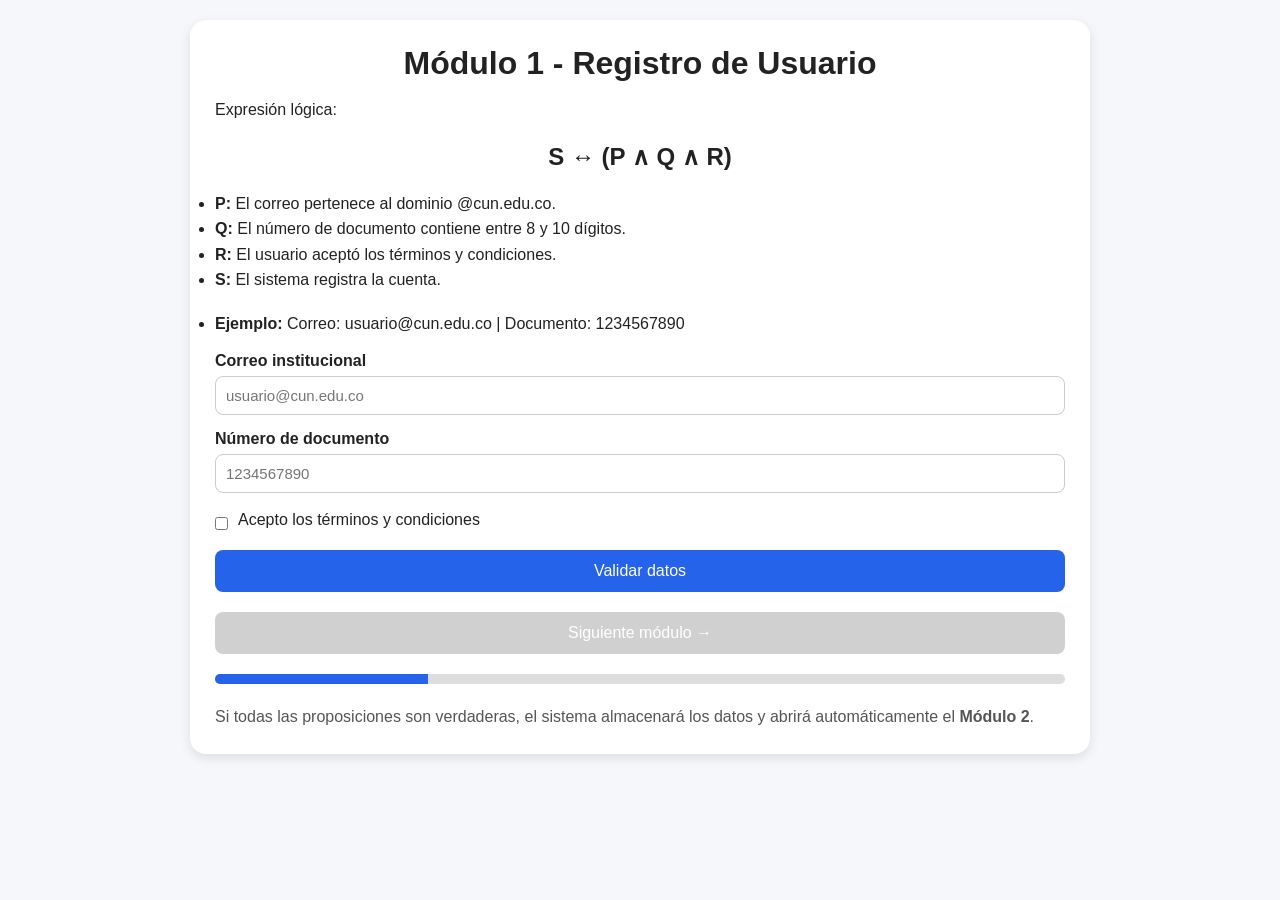
<file: index.html>
<!DOCTYPE html>
<html lang="es">
<head>
<meta charset="UTF-8">
<meta name="viewport" content="width=device-width, initial-scale=1.0">
<title>Módulo 1 - Registro</title>
<link rel="stylesheet" href="style.css">
</head>
<body>

<div class="container">
  <div class="card">
    <h1>Módulo 1 - Registro de Usuario</h1>

    <p>Expresión lógica:</p>
    <div class="expresion">S ↔ (P ∧ Q ∧ R)</div>

    <ul>
      <li><b>P:</b> El correo pertenece al dominio <code>@cun.edu.co</code>.</li>
      <li><b>Q:</b> El número de documento contiene entre 8 y 10 dígitos.</li>
      <li><b>R:</b> El usuario aceptó los términos y condiciones.</li>
      <li><b>S:</b> El sistema registra la cuenta.</li>
      <br>
      <li><b>Ejemplo:</b> Correo: usuario@cun.edu.co | Documento: 1234567890</li>
    </ul>

    <label for="email">Correo institucional</label>
    <input id="email" type="email" placeholder="usuario@cun.edu.co">

    <label for="documento">Número de documento</label>
    <input id="documento" type="text" placeholder="1234567890">

    <div class="checkbox">
      <input id="terminos" type="checkbox">
      <span>Acepto los términos y condiciones</span>
    </div>

    <button onclick="validarModulo1()">
        Validar datos
    </button>

    <button
        id="btnModulo2"
        onclick="window.location.href='modulo2.html'"
        disabled>
        Siguiente módulo →
    </button>

    <div id="resultado"></div>

    <div class="progreso">
      <div style="width:25%"></div>
    </div>

    <p class="info">
      Si todas las proposiciones son verdaderas, el sistema almacenará los datos
      y abrirá automáticamente el <strong>Módulo 2</strong>.
    </p>

  </div>
</div>

<script src="script.js"></script>

</body>
</html>
</file>
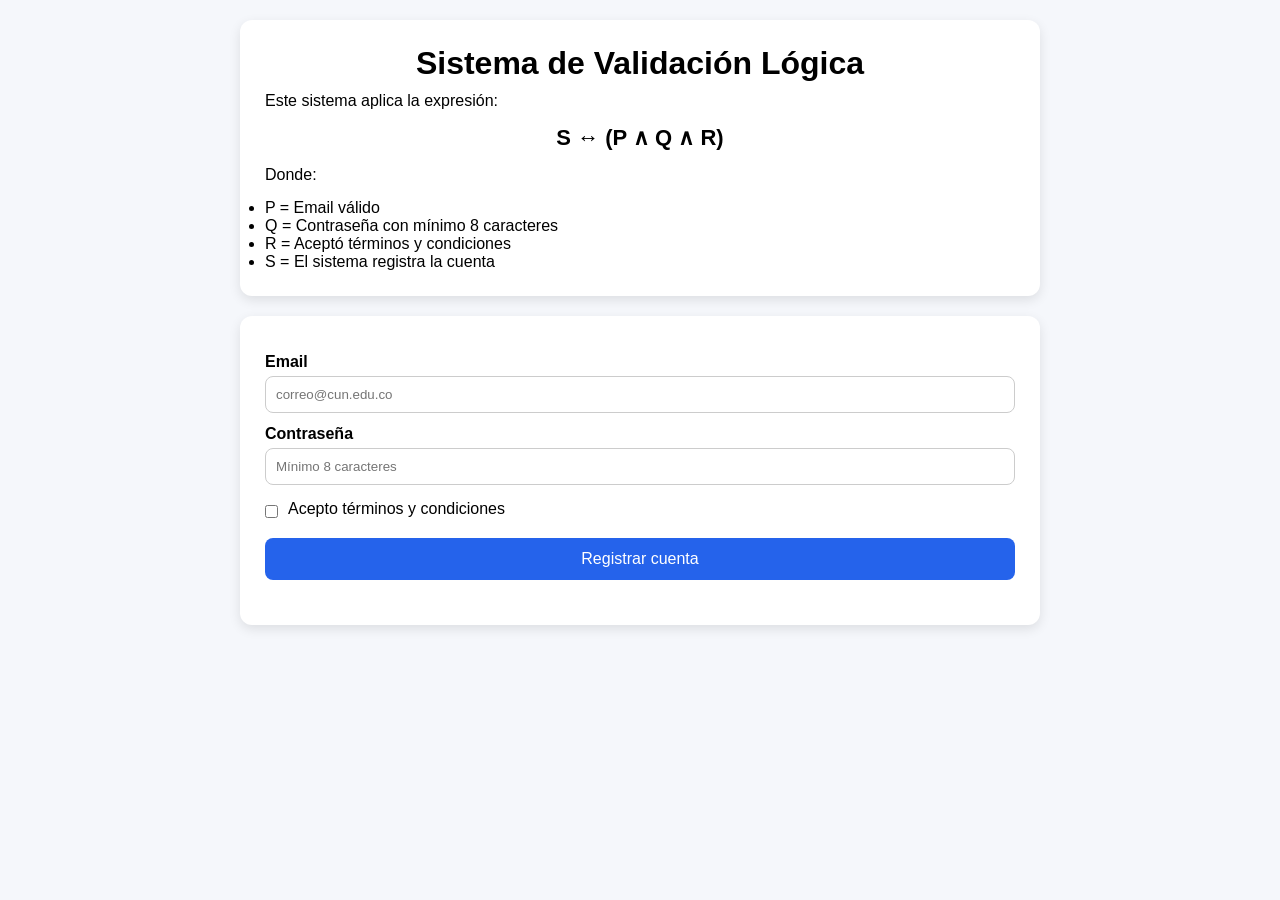
<file: Logica.html>
<!DOCTYPE html>
<html lang="es">
<head>
<meta charset="UTF-8">
<meta name="viewport" content="width=device-width, initial-scale=1.0">
<title>Sistema de Validación Lógica</title>

<style>
*{
    margin:0;
    padding:0;
    box-sizing:border-box;
    font-family:Arial, Helvetica, sans-serif;
}

body{
    background:#f5f7fb;
    padding:20px;
}

.container{
    max-width:800px;
    margin:auto;
}

.card{
    background:white;
    padding:25px;
    border-radius:12px;
    box-shadow:0 4px 12px rgba(0,0,0,.1);
    margin-bottom:20px;
}

h1{
    text-align:center;
    margin-bottom:10px;
}

p{
    margin-bottom:15px;
}

label{
    display:block;
    margin-top:12px;
    font-weight:bold;
}

input{
    width:100%;
    padding:10px;
    margin-top:5px;
    border:1px solid #ccc;
    border-radius:8px;
}

.checkbox{
    margin-top:15px;
    display:flex;
    gap:10px;
    align-items:center;
}

.checkbox input{
    width:auto;
}

button{
    width:100%;
    margin-top:20px;
    padding:12px;
    border:none;
    border-radius:8px;
    cursor:pointer;
    font-size:16px;
    background:#2563eb;
    color:white;
}

button:hover{
    opacity:.9;
}

.resultado{
    margin-top:20px;
}

.tabla{
    width:100%;
    border-collapse:collapse;
    margin-top:15px;
}

.tabla th,
.tabla td{
    border:1px solid #ddd;
    padding:10px;
    text-align:center;
}

.correcto{
    color:green;
    font-weight:bold;
}

.error{
    color:red;
    font-weight:bold;
}

.estado{
    font-size:18px;
    margin-top:15px;
}

.expresion{
    text-align:center;
    font-size:22px;
    margin:15px 0;
    font-weight:bold;
}
</style>
</head>
<body>

<div class="container">

    <div class="card">
        <h1>Sistema de Validación Lógica</h1>

        <p>
            Este sistema aplica la expresión:
        </p>

        <div class="expresion">
            S ↔ (P ∧ Q ∧ R)
        </div>

        <p>
            Donde:
        </p>

        <ul>
            <li>P = Email válido</li>
            <li>Q = Contraseña con mínimo 8 caracteres</li>
            <li>R = Aceptó términos y condiciones</li>
            <li>S = El sistema registra la cuenta</li>
        </ul>
    </div>

    <div class="card">

        <label>Email</label>
        <input type="email" id="email" placeholder="correo@cun.edu.co">

        <label>Contraseña</label>
        <input type="password" id="password" placeholder="Mínimo 8 caracteres">

        <div class="checkbox">
            <input type="checkbox" id="terminos">
            <span>Acepto términos y condiciones</span>
        </div>

        <button onclick="validar()">
            Registrar cuenta
        </button>

        <div id="resultado" class="resultado"></div>

    </div>

</div>

<script>

function validar(){

    const email = document.getElementById("email").value;
    const password = document.getElementById("password").value;
    const terminos = document.getElementById("terminos").checked;

    // P
    const P = email.toLowerCase().endsWith("@cun.edu.co");

    // Q
    const Q = password.length >= 8;

    // R
    const R = terminos;

    // S ↔ (P ∧ Q ∧ R)
    const S = P && Q && R;

    let html = `
        <table class="tabla">
            <tr>
                <th>Variable</th>
                <th>Descripción</th>
                <th>Valor</th>
            </tr>
            <tr>
                <td>P</td>
                <td>Email válido</td>
                <td>${P ? "V" : "F"}</td>
            </tr>
            <tr>
                <td>Q</td>
                <td>Contraseña válida</td>
                <td>${Q ? "V" : "F"}</td>
            </tr>
            <tr>
                <td>R</td>
                <td>Términos aceptados</td>
                <td>${R ? "V" : "F"}</td>
            </tr>
            <tr>
                <td>S</td>
                <td>Registrar cuenta</td>
                <td>${S ? "V" : "F"}</td>
            </tr>
        </table>
    `;

    if(S){
        html += `
            <div class="estado correcto">
                ✅ Cuenta creada correctamente
            </div>
        `;
    }
    else{
        html += `
            <div class="estado error">
                ❌ No se puede crear la cuenta
            </div>
        `;
    }

    document.getElementById("resultado").innerHTML = html;
}

</script>

</body>
</html>
</file>
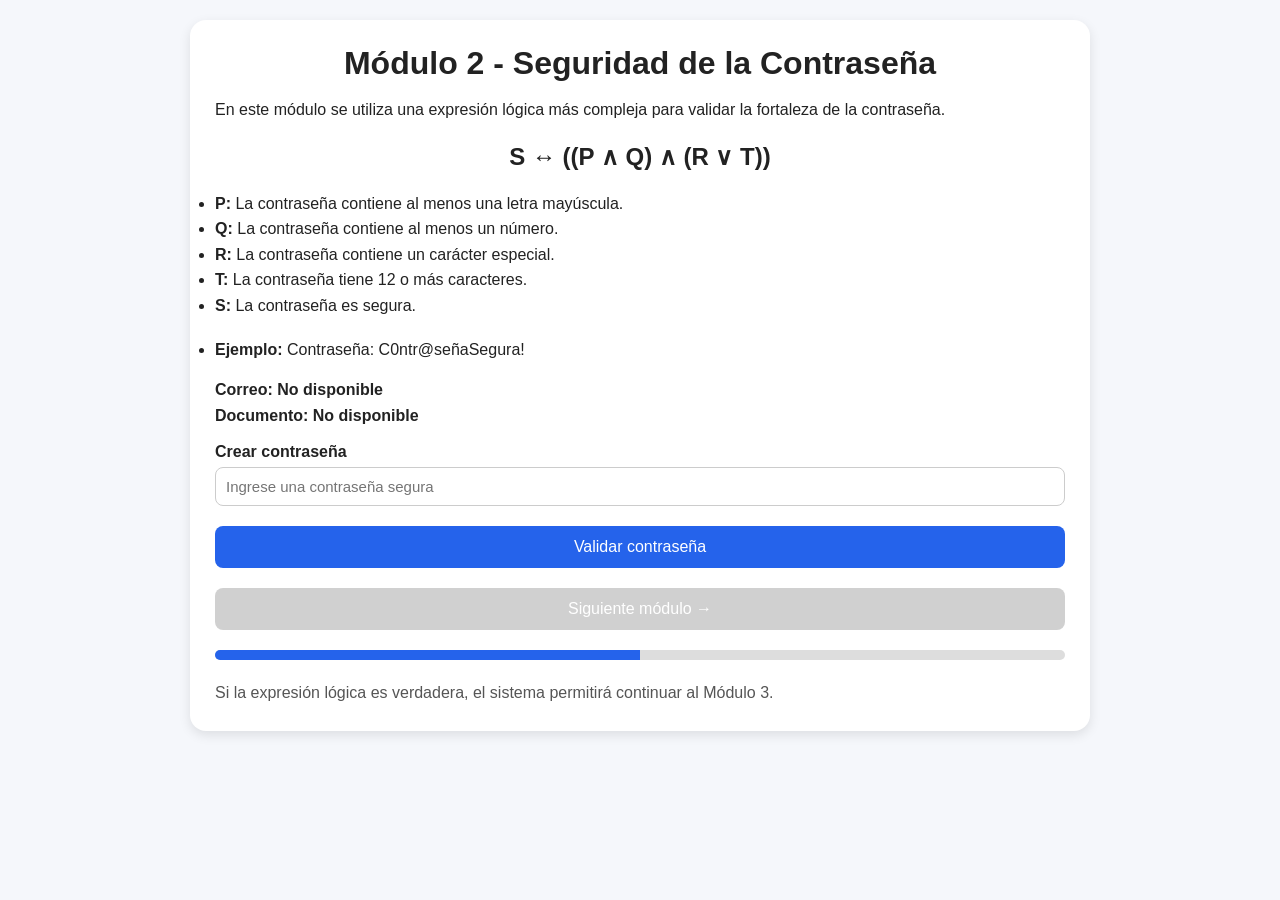
<file: modulo2.html>
<!DOCTYPE html>
<html lang="es">
<head>
<meta charset="UTF-8">
<meta name="viewport" content="width=device-width, initial-scale=1.0">
<title>Módulo 2 - Seguridad de la Contraseña</title>
<link rel="stylesheet" href="style.css">
</head>
<body>

<div class="container">
  <div class="card">

    <h1>Módulo 2 - Seguridad de la Contraseña</h1>

    <p>En este módulo se utiliza una expresión lógica más compleja para validar la fortaleza de la contraseña.</p>

    <div class="expresion">
      S ↔ ((P ∧ Q) ∧ (R ∨ T))
    </div>

    <ul>
      <li><strong>P:</strong> La contraseña contiene al menos una letra mayúscula.</li>
      <li><strong>Q:</strong> La contraseña contiene al menos un número.</li>
      <li><strong>R:</strong> La contraseña contiene un carácter especial.</li>
      <li><strong>T:</strong> La contraseña tiene 12 o más caracteres.</li>
      <li><strong>S:</strong> La contraseña es segura.</li>
      <br>
      <li><strong>Ejemplo:</strong> Contraseña: C0ntr@señaSegura!</li>
    </ul>

    <p class="usuario">
        Correo: <span id="correo"></span><br>
        Documento: <span id="documento"></span>
    </p>

    <label for="password">Crear contraseña</label>
    <input
        id="password"
        type="text"
        placeholder="Ingrese una contraseña segura">

    <button onclick="validarModulo2()">
        Validar contraseña
    </button>

    <button
        id="btnModulo3"
        onclick="window.location.href='modulo3.html'"
        disabled>
        Siguiente módulo →
    </button>

    <div id="resultado"></div>

    <div class="progreso">
      <div style="width:50%"></div>
    </div>

    <p class="info">
      Si la expresión lógica es verdadera, el sistema permitirá continuar al Módulo 3.
    </p>

  </div>
</div>

<script src="script.js"></script>
<script>
document.getElementById("correo").textContent =
    localStorage.getItem("correo") || "No disponible";

document.getElementById("documento").textContent =
    localStorage.getItem("documento") || "No disponible";
</script>

</body>
</html>
</file>
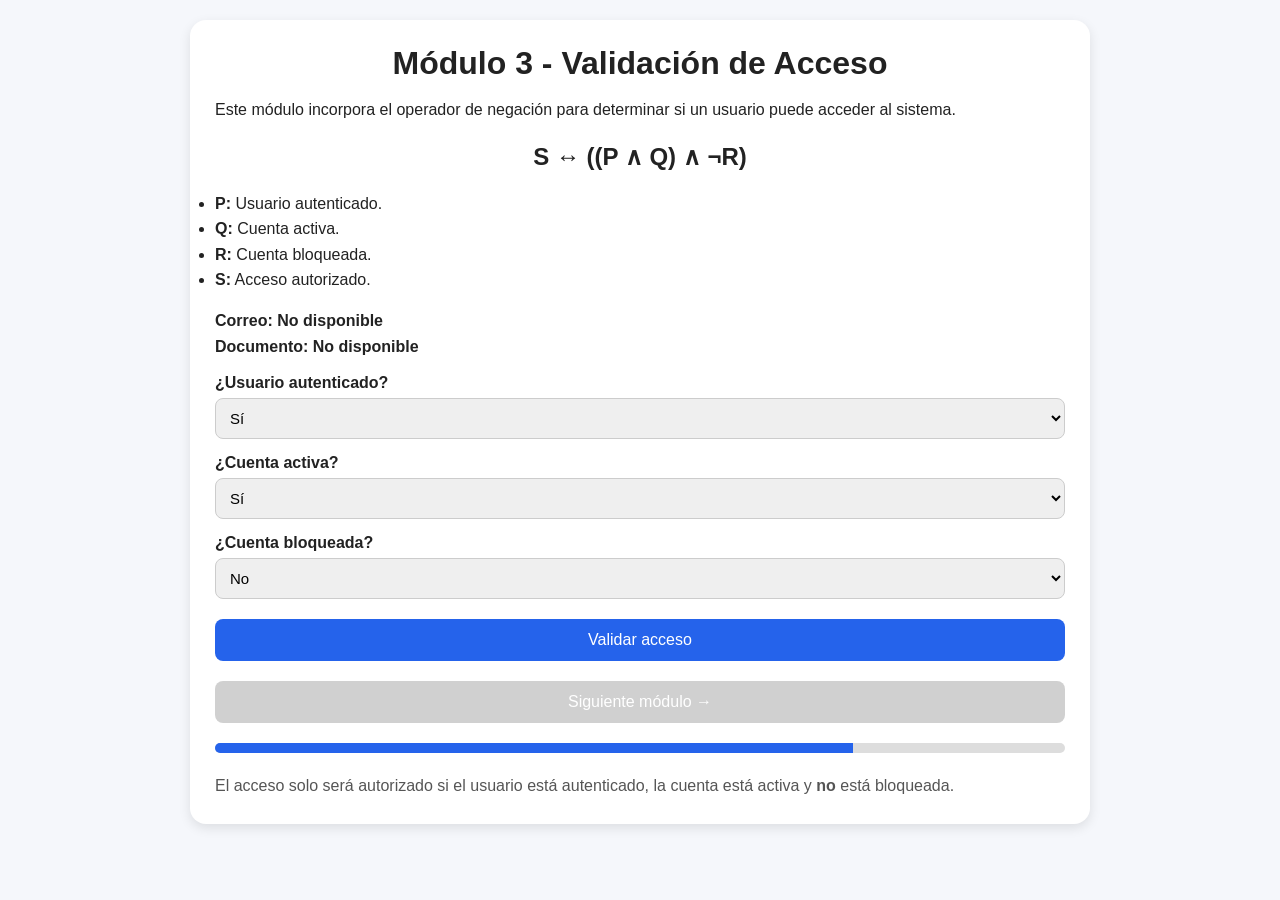
<file: modulo3.html>
<!DOCTYPE html>
<html lang="es">
<head>
<meta charset="UTF-8">
<meta name="viewport" content="width=device-width, initial-scale=1.0">
<title>Módulo 3 - Validación de Acceso</title>
<link rel="stylesheet" href="style.css">
</head>
<body>

<div class="container">
  <div class="card">
    <h1>Módulo 3 - Validación de Acceso</h1>

    <p>Este módulo incorpora el operador de negación para determinar si un usuario puede acceder al sistema.</p>

    <div class="expresion">S ↔ ((P ∧ Q) ∧ ¬R)</div>

    <ul>
      <li><strong>P:</strong> Usuario autenticado.</li>
      <li><strong>Q:</strong> Cuenta activa.</li>
      <li><strong>R:</strong> Cuenta bloqueada.</li>
      <li><strong>S:</strong> Acceso autorizado.</li>
    </ul>

    <p class="usuario">
        Correo: <span id="correo"></span><br>
        Documento: <span id="documento"></span>
    </p>

    <label for="p">¿Usuario autenticado?</label>
    <select id="p">
      <option value="true">Sí</option>
      <option value="false">No</option>
    </select>

    <label for="q">¿Cuenta activa?</label>
    <select id="q">
      <option value="true">Sí</option>
      <option value="false">No</option>
    </select>

    <label for="r">¿Cuenta bloqueada?</label>
    <select id="r">
      <option value="false">No</option>
      <option value="true">Sí</option>
    </select>

    <button onclick="validarModulo3()">
        Validar acceso
    </button>

    <button
        id="btnModulo4"
        onclick="window.location.href='modulo4.html'"
        disabled>
        Siguiente módulo →
    </button>

    <div id="resultado"></div>

    <div class="progreso">
      <div style="width:75%"></div>
    </div>

    <p class="info">
      El acceso solo será autorizado si el usuario está autenticado, la cuenta está activa y <strong>no</strong> está bloqueada.
    </p>

  </div>
</div>

<script src="script.js"></script>
<script>
document.getElementById("correo").textContent =
    localStorage.getItem("correo") || "No disponible";

document.getElementById("documento").textContent =
    localStorage.getItem("documento") || "No disponible";
</script>

</body>
</html>
</file>
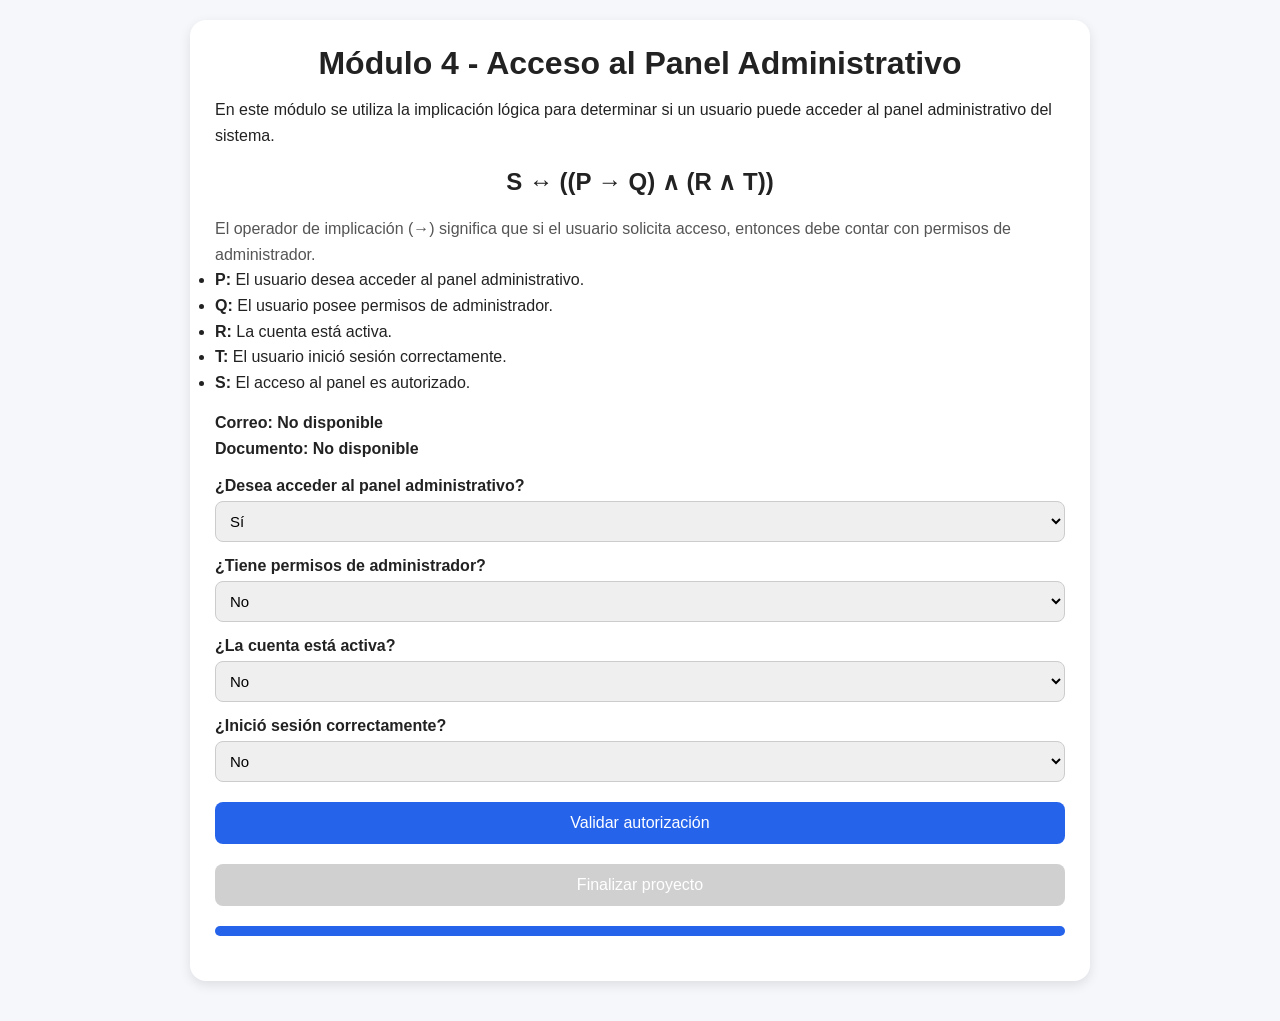
<file: modulo4.html>
<!DOCTYPE html>
<html lang="es">
<head>
<meta charset="UTF-8">
<meta name="viewport" content="width=device-width, initial-scale=1.0">
<title>Módulo 4 - Autorización Final</title>
<link rel="stylesheet" href="style.css">
</head>
<body onload="cargarResumen()">

<div class="container">
  <div class="card">

    <h1>Módulo 4 - Acceso al Panel Administrativo</h1>

    <p>
    En este módulo se utiliza la implicación lógica para determinar si un usuario puede acceder al panel administrativo del sistema.
    </p>

    <div class="expresion">
      S ↔ ((P → Q) ∧ (R ∧ T))
    </div>

    <p class="info">
    El operador de implicación (→) significa que si el usuario solicita acceso,
    entonces debe contar con permisos de administrador.
    </p>

    <ul>
    <li><strong>P:</strong> El usuario desea acceder al panel administrativo.</li>
    <li><strong>Q:</strong> El usuario posee permisos de administrador.</li>
    <li><strong>R:</strong> La cuenta está activa.</li>
    <li><strong>T:</strong> El usuario inició sesión correctamente.</li>
    <li><strong>S:</strong> El acceso al panel es autorizado.</li>  
    </ul>

    <p class="usuario">
        Correo: <span id="correo"></span><br>
        Documento: <span id="documento"></span>
    </p>

    <label>¿Desea acceder al panel administrativo?</label>
    <select id="p">
        <option value="true">Sí</option>
        <option value="false">No</option>
    </select>

    <label>¿Tiene permisos de administrador?</label>
    <select id="q">
        <option value="false">No</option>
        <option value="true">Sí</option>
    </select>

    <label>¿La cuenta está activa?</label>

    <select id="r">
        <option value="false">No</option>
        <option value="true">Sí</option>
    </select>

    <label>¿Inició sesión correctamente?</label>

    <select id="t">
        <option value="false">No</option>
        <option value="true">Sí</option>
    </select>

    <button onclick="validarModulo4()">
        Validar autorización
    </button>

    <button
        id="btnFinalizar"
        onclick="reiniciarSistema()"
        disabled>
        Finalizar proyecto
    </button>

    <div id="resultado"></div>

    <div class="progreso">
      <div style="width:100%"></div>
    </div>

  </div>
</div>

<script src="script.js"></script>
<script>
document.getElementById("correo").textContent =
    localStorage.getItem("correo") || "No disponible";

document.getElementById("documento").textContent =
    localStorage.getItem("documento") || "No disponible";
</script>
</body>
</html>
</file>
<file: style.css>
/* ===== Estilos generales ===== */
*{
    margin:0;
    padding:0;
    box-sizing:border-box;
    font-family:Arial,Helvetica,sans-serif;
}

body{
    background:#f5f7fb;
    padding:20px;
    color:#222;
}

.container{
    max-width:900px;
    margin:auto;
}

.card{
    background:#fff;
    padding:25px;
    border-radius:16px;
    box-shadow:0 4px 12px rgba(0,0,0,.10);
    margin-bottom:20px;
}

h1,h2{
    text-align:center;
    margin-bottom:15px;
}

p,li{
    line-height:1.6;
}

.expresion{
    text-align:center;
    font-size:24px;
    font-weight:bold;
    margin:20px 0;
}

label{
    display:block;
    margin-top:15px;
    font-weight:bold;
}

input,select{
    width:100%;
    padding:10px;
    margin-top:6px;
    border:1px solid #ccc;
    border-radius:8px;
    font-size:15px;
}

.checkbox{
    display:flex;
    align-items:center;
    gap:10px;
    margin-top:18px;
}

.checkbox input{
    width:auto;
}

button{
    width:100%;
    padding:12px;
    margin-top:20px;
    border:none;
    border-radius:8px;
    background:#2563eb;
    color:#fff;
    font-size:16px;
    cursor:pointer;
    transition:.25s;
}

button:disabled{

    background:#bdbdbd;

    cursor:not-allowed;

    opacity:.7;

}

button:hover{
    background:#1d4ed8;
}

/* ===== Tabla ===== */

.tabla{
    width:100%;
    margin-top:20px;
    border-collapse:separate;
    border-spacing:0;
    border-radius:16px;
    overflow:hidden;
    box-shadow:0 3px 8px rgba(0,0,0,.08);
}

.tabla th,
.tabla td{
    padding:12px;
    text-align:center;
    border:1px solid #ddd;
}

.tabla th{
    font-weight:bold;
}

.tabla tr:first-child th:first-child{
    border-top-left-radius:16px;
}

.tabla tr:first-child th:last-child{
    border-top-right-radius:16px;
}

.tabla tr:last-child td:first-child{
    border-bottom-left-radius:16px;
}

.tabla tr:last-child td:last-child{
    border-bottom-right-radius:16px;
}

/* Resultado verdadero */

.tabla-aprobada{
    border:2px solid #86efac;
}

.tabla-aprobada th,
.tabla-aprobada td{
    background:#f0fdf4;
}

/* Resultado falso */

.tabla-rechazada{
    border:2px solid #fca5a5;
}

.tabla-rechazada th,
.tabla-rechazada td{
    background:#fef2f2;
}

/* Información */

.info{
    margin-top:15px;
    color:#555;
}

.usuario{
    margin:15px 0;
    font-weight:bold;
}

.progreso{
    width:100%;
    height:10px;
    background:#ddd;
    border-radius:8px;
    overflow:hidden;
    margin:20px 0;
}

.progreso div{
    height:100%;
    background:#2563eb;
    transition:width .4s;
}

.resumen{
    background:#f8fafc;
    border-left:5px solid #2563eb;
    padding:15px;
    border-radius:10px;
    margin-top:20px;
}

@media(max-width:600px){
    .card{
        padding:18px;
    }

    .expresion{
        font-size:20px;
    }

    .tabla th,
    .tabla td{
        padding:8px;
        font-size:14px;
    }
}
</file>
